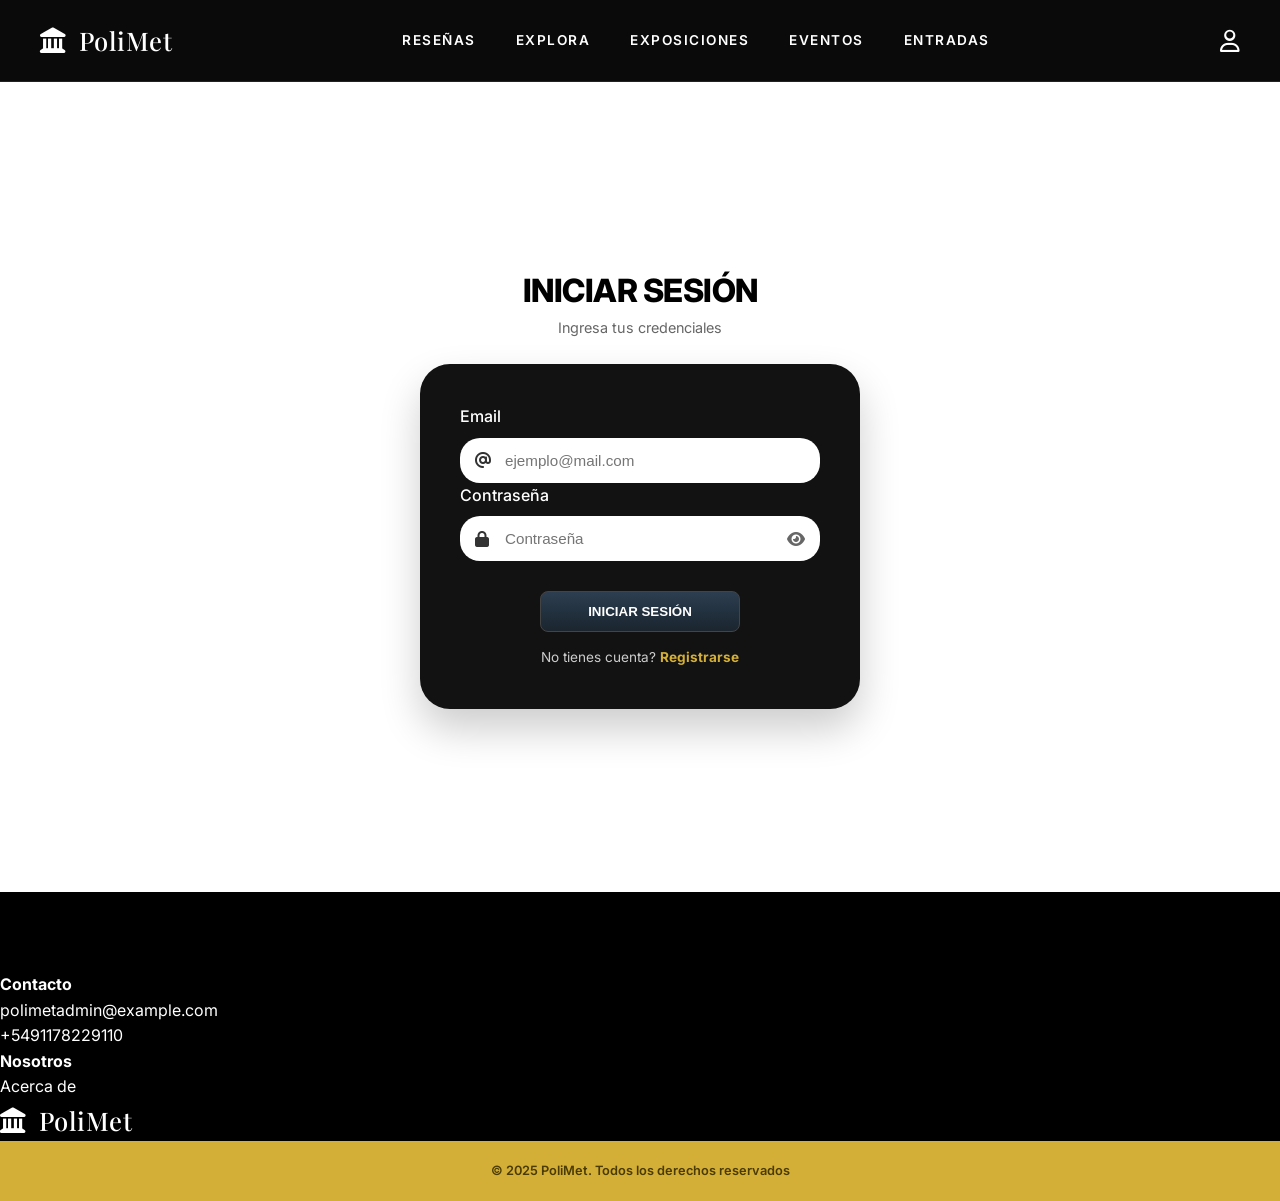
<file: tpIntegrador-Polimet/scaling-barnacle-main/demoTPIntegrador/paginaweb/login.html>
<!DOCTYPE html>
<html lang="es">
<head>
    <meta charset="UTF-8">
    <meta name="viewport" content="width=device-width, initial-scale=1.0">
    <title>PoliMet - Iniciar Sesión</title>
    <link rel="stylesheet" href="https://cdnjs.cloudflare.com/ajax/libs/font-awesome/6.4.0/css/all.min.css">
    <link href="https://fonts.googleapis.com/css2?family=Inter:wght@300;400;500;600&family=Playfair+Display:wght@400;600;700&display=swap" rel="stylesheet">
    <link rel="stylesheet" href="styles.css">
</head>
<body>

    <header>
        <div class="container header-inner">
            <a href="index.html" class="logo"><i class="fa-solid fa-landmark"></i> PoliMet</a>
            <nav class="nav-menu">
                <a href="#">Reseñas</a>
                <a href="obrasyvisitas.html">Explora</a>
                <a href="#">Exposiciones</a>
                <a href="#">Eventos</a>
                <a href="#">Entradas</a>
            </nav>
            <a href="signup.html" class="user-icon"><i class="fa-regular fa-user"></i></a>
        </div>
    </header>

    <section class="signup-section">
        <div class="signup-container">
            <div class="signup-title">
                <h1>INICIAR SESIÓN</h1>
                <p>Ingresa tus credenciales</p>
            </div>

            <form class="signup-card" id="loginForm">
                
                <div class="form-group" id="group-email">
                    <label>Email</label>
                    <div class="input-wrapper">
                        <i class="fa-solid fa-at"></i>
                        <input type="email" id="email" placeholder="ejemplo@mail.com">
                    </div>
                    <small class="error-message" id="email-error">Error en el email</small>
                </div>

                <div class="form-group" id="group-password">
                    <label>Contraseña</label>
                    <div class="input-wrapper">
                        <i class="fa-solid fa-lock"></i>
                        <input type="password" id="password" placeholder="Contraseña">
                        <i class="fa-solid fa-eye" id="togglePassword" style="left: auto; right: 15px; cursor: pointer; color: #666;"></i>
                    </div>
                    <small class="error-message" id="password-error">Error en la contraseña</small>
                </div>

                <div class="form-group" id="group-general-error" style="display: none; margin-top: 15px; background: #c0392b; padding: 10px; border-radius: 4px; color: white;">
                    <small class="error-message" style="display: block; color: white;" id="general-error-message">Credenciales incorrectas.</small>
                </div>


                <button type="submit" class="btn-create">INICIAR SESIÓN</button>
                
                <div class="login-link">
                    No tienes cuenta? <a href="signup.html">Registrarse</a>
                </div>
            </form>
        </div>
    </section>

    <footer>
        <div class="footer-content">
            <div class="footer-col">
                <h4>Contacto</h4>
                <a href="#">polimetadmin@example.com</a>
                <p>+5491178229110</p>
            </div>
            <div class="footer-col">
                <h4>Nosotros</h4>
                <a href="#">Acerca de</a>
            </div>
            <div class="footer-col"><div class="logo"><i class="fa-solid fa-landmark"></i> PoliMet</div></div>
        </div>
        <div class="footer-bottom">© 2025 PoliMet. Todos los derechos reservados</div>
    </footer>

    <script>
        const form = document.getElementById('loginForm');
        const emailInput = document.getElementById('email');
        const passInput = document.getElementById('password');
        const togglePass = document.getElementById('togglePassword');
        const generalErrorDiv = document.getElementById('group-general-error');
        const generalErrorMessage = document.getElementById('general-error-message');

        togglePass.addEventListener('click', function () {
            const type = passInput.getAttribute('type') === 'password' ? 'text' : 'password';
            passInput.setAttribute('type', type);
            this.classList.toggle('fa-eye');
            this.classList.toggle('fa-eye-slash');
        });

        function mostrarError(input, mensaje, isGeneral = false) {
            if (isGeneral) {
                generalErrorMessage.innerText = mensaje;
                generalErrorDiv.style.display = 'block';
            } else {
                const formGroup = input.parentElement.parentElement;
                const small = formGroup.querySelector('.error-message');
                small.innerText = mensaje;
                formGroup.classList.add('error');
            }
        }

        function limpiarError(input, isGeneral = false) {
            if (isGeneral) {
                generalErrorDiv.style.display = 'none';
            } else {
                const formGroup = input.parentElement.parentElement;
                formGroup.classList.remove('error');
            }
        }

        function validarEmail(email) {
            const re = /^[^\s@]+@[^\s@]+\.[^\s@]+$/;
            return re.test(String(email).toLowerCase());
        }

        async function intentarLogin(email, password) {
            limpiarError(null, true);
            
            const URL_BASE = 'http://localhost:8080/api/usuarios/login';
            
            try {
                const response = await fetch(URL_BASE, {
                    method: 'POST',
                    headers: {
                        'Content-Type': 'application/json'
                    },
                    body: JSON.stringify({ email: email, password: password })
                });

                if (response.ok) {
                    const usuario = await response.json();
                    
                    localStorage.setItem('usuarioRegistrado', 'true');
                    localStorage.setItem('idUsuario', usuario.idUsuario);
                    localStorage.setItem('nombreUsuario', usuario.nombre);
                    
                    window.location.href = 'index.html'; 

                } else if (response.status === 401) {
                    mostrarError(null, 'Email o contraseña incorrectos.', true);
                } else {
                    const errorHeader = response.headers.get("Error") || `Error del servidor (${response.status})`;
                    mostrarError(null, errorHeader, true);
                }

            } catch (error) {
                mostrarError(null, 'Error de conexión. Asegúrate que la API esté corriendo.', true);
            }
        }

        form.addEventListener('submit', function(e) {
            e.preventDefault(); 
            
            let esValido = true;
            const email = emailInput.value.trim();
            const password = passInput.value;

            if(email === '') {
                mostrarError(emailInput, 'El email es obligatorio');
                esValido = false;
            } else if (!validarEmail(email)) {
                mostrarError(emailInput, 'Formato de email incorrecto');
                esValido = false;
            } else {
                limpiarError(emailInput);
            }

            if(password.length < 1) {
                mostrarError(passInput, 'La contraseña es obligatoria');
                esValido = false;
            } else {
                limpiarError(passInput);
            }

            if(esValido) {
                intentarLogin(email, password);
            }
        });

        document.addEventListener("DOMContentLoaded", function() {
            const usuarioRegistrado = localStorage.getItem('usuarioRegistrado') === 'true';
            const userIcon = document.querySelector('.user-icon');
            const headerContainer = document.querySelector('.header-inner');

            if (userIcon && usuarioRegistrado) {
                userIcon.classList.add('logged-in');
                userIcon.setAttribute('href', '#');

                const dropdownHTML = `
                    <div class="dropdown-menu" id="userDropdown">
                        <ul>
                            <li><a href="#"><i class="fa-regular fa-user"></i> Perfil</a></li>
                            <li><a href="#"><i class="fa-solid fa-gear"></i> Configuración</a></li>
                            <li><a href="membresias.html"><i class="fa-solid fa-crown"></i> Membresías</a></li>
                            <li><a href="#" id="btnLogout" class="logout-btn"><i class="fa-solid fa-arrow-right-from-bracket"></i> Cerrar sesión</a></li>
                        </ul>
                    </div>
                `;
                headerContainer.insertAdjacentHTML('beforeend', dropdownHTML);

                const dropdown = document.getElementById('userDropdown');
                const btnLogout = document.getElementById('btnLogout');

                userIcon.addEventListener('click', function(e) {
                    e.preventDefault(); e.stopPropagation();
                    dropdown.classList.toggle('active');
                });

                document.addEventListener('click', function(e) {
                    if (!userIcon.contains(e.target) && !dropdown.contains(e.target)) {
                        dropdown.classList.remove('active');
                    }
                });

                btnLogout.addEventListener('click', function(e) {
                    e.preventDefault();
                    localStorage.removeItem('usuarioRegistrado');
                    localStorage.removeItem('idUsuario');
                    localStorage.removeItem('nombreUsuario');
                    window.location.href = 'index.html';
                });
            }
        });
    </script>
</body>
</html>
</file>
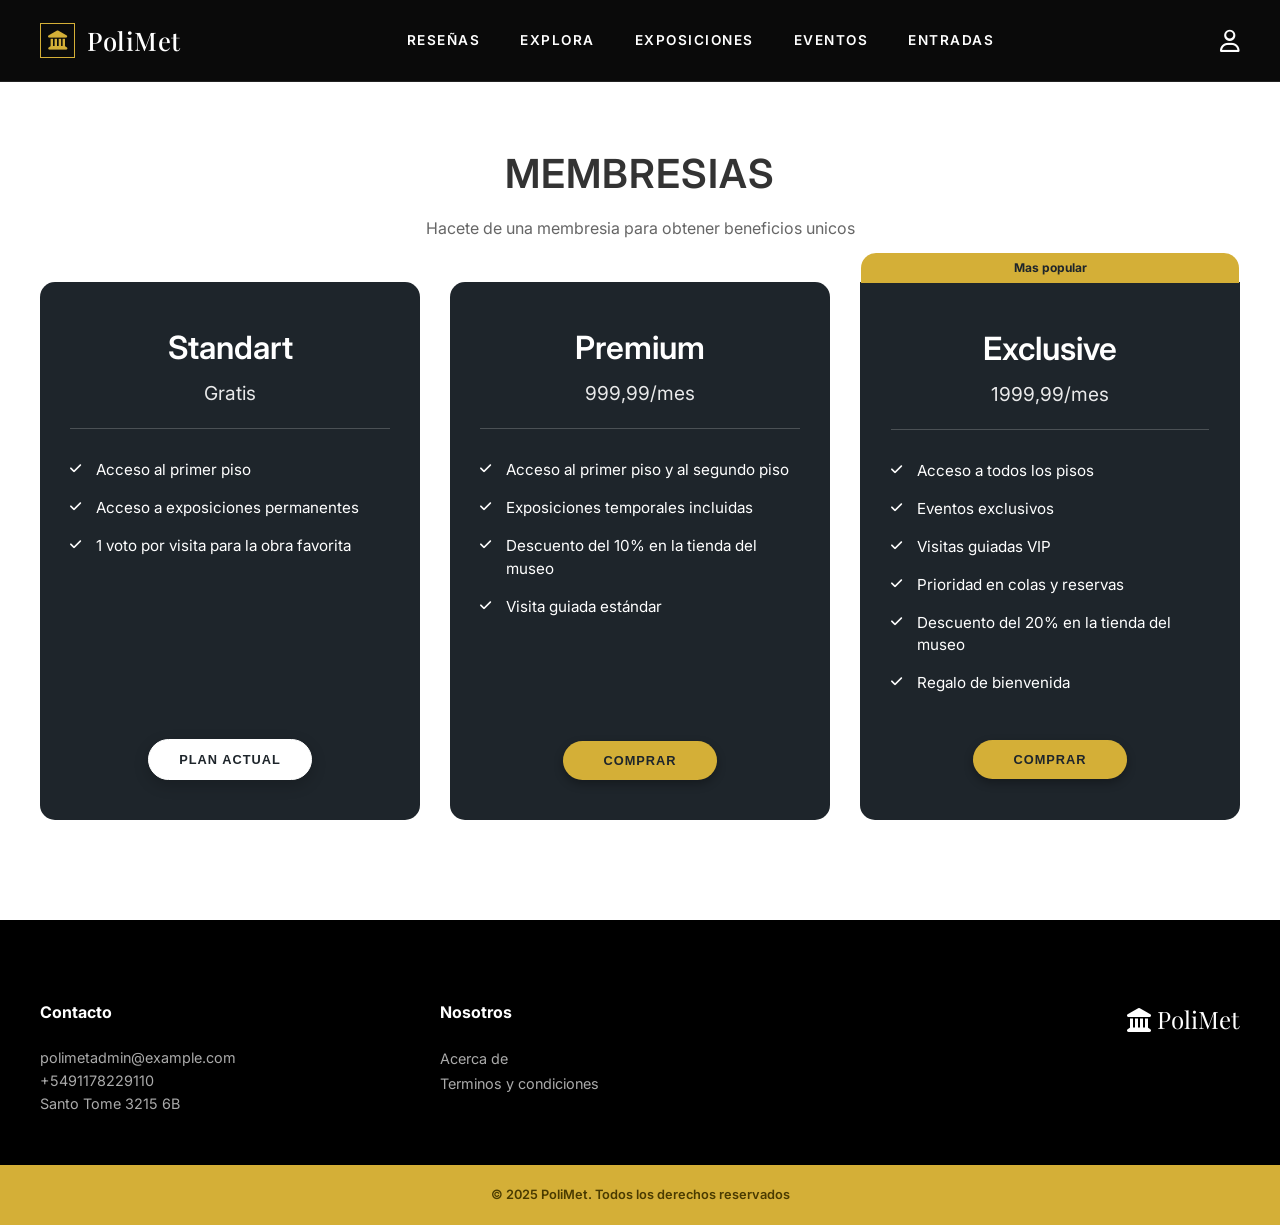
<file: tpIntegrador-Polimet/scaling-barnacle-main/demoTPIntegrador/paginaweb/membresias.html>
<!DOCTYPE html>
<html lang="es">
<head>
    <meta charset="UTF-8">
    <meta name="viewport" content="width=device-width, initial-scale=1.0">
    <title>PoliMet - Membresías</title>
    <link rel="stylesheet" href="https://cdnjs.cloudflare.com/ajax/libs/font-awesome/6.4.0/css/all.min.css">
    <link href="https://fonts.googleapis.com/css2?family=Inter:wght@300;400;500;600;700&family=Playfair+Display:wght@400;600;700&display=swap" rel="stylesheet">
    <link rel="stylesheet" href="styles.css">
</head>
<body>

    <header>
        <div class="container header-inner">
            <a href="index.html" class="logo">
                <div class="logo-icon"><i class="fa-solid fa-landmark"></i></div>
                PoliMet
            </a>
            <nav class="nav-menu">
                <a href="#">Reseñas</a>
                <a href="obrasyvisitas.html">Explora</a>
                <a href="#">Exposiciones</a>
                <a href="#">Eventos</a>
                <a href="#">Entradas</a>
            </nav>
            <a href="signup.html" class="user-icon"><i class="fa-regular fa-user"></i></a>
        </div>
    </header>

    <section class="membresia-header">
        <h1>MEMBRESIAS</h1>
        <p>Hacete de una membresia para obtener beneficios unicos</p>
    </section>

    <section class="container pricing-section">
        
        <div class="pricing-card">
            <div class="card-header">
                <h2>Standart</h2>
                <span class="price">Gratis</span>
            </div>
            <div class="divider"></div>
            <ul class="features-list">
                <li><i class="fa-solid fa-check"></i> Acceso al primer piso</li>
                <li><i class="fa-solid fa-check"></i> Acceso a exposiciones permanentes</li>
                <li><i class="fa-solid fa-check"></i> 1 voto por visita para la obra favorita</li>
            </ul>
            <div class="card-footer">
                <button class="btn-current">PLAN ACTUAL</button>
            </div>
        </div>

        <div class="pricing-card">
            <div class="card-header">
                <h2>Premium</h2>
                <span class="price">999,99/mes</span>
            </div>
            <div class="divider"></div>
            <ul class="features-list">
                <li><i class="fa-solid fa-check"></i> Acceso al primer piso y al segundo piso</li>
                <li><i class="fa-solid fa-check"></i> Exposiciones temporales incluidas</li>
                <li><i class="fa-solid fa-check"></i> Descuento del 10% en la tienda del museo</li>
                <li><i class="fa-solid fa-check"></i> Visita guiada estándar</li>
            </ul>
            <div class="card-footer">
                <button class="btn-buy">COMPRAR</button>
            </div>
        </div>

        <div class="pricing-card exclusive">
            <div class="popular-banner">Mas popular</div>
            <div class="card-header">
                <h2>Exclusive</h2>
                <span class="price">1999,99/mes</span>
            </div>
            <div class="divider"></div>
            <ul class="features-list">
                <li><i class="fa-solid fa-check"></i> Acceso a todos los pisos</li>
                <li><i class="fa-solid fa-check"></i> Eventos exclusivos</li>
                <li><i class="fa-solid fa-check"></i> Visitas guiadas VIP</li>
                <li><i class="fa-solid fa-check"></i> Prioridad en colas y reservas</li>
                <li><i class="fa-solid fa-check"></i> Descuento del 20% en la tienda del museo</li>
                <li><i class="fa-solid fa-check"></i> Regalo de bienvenida</li>
            </ul>
            <div class="card-footer">
                <button class="btn-buy">COMPRAR</button>
            </div>
        </div>

    </section>

    <footer>
        <div class="container" style="display: flex; justify-content: space-between; padding-bottom: 50px;">
            <div style="flex:1">
                <h4 style="margin-bottom:20px;">Contacto</h4>
                <p style="color:#aaa; font-size:0.9rem;">polimetadmin@example.com</p>
                <p style="color:#aaa; font-size:0.9rem;">+5491178229110</p>
                <p style="color:#aaa; font-size:0.9rem;">Santo Tome 3215 6B</p>
            </div>
            <div style="flex:1">
                <h4 style="margin-bottom:20px;">Nosotros</h4>
                <p><a href="#" style="color:#aaa; font-size:0.9rem;">Acerca de</a></p>
                <p><a href="#" style="color:#aaa; font-size:0.9rem;">Terminos y condiciones</a></p>
            </div>
            <div style="flex:1; text-align:right; font-family: 'Playfair Display'; font-size: 1.5rem;">
                <i class="fa-solid fa-landmark"></i> PoliMet
            </div>
        </div>
        <div class="footer-bottom">
            © 2025 PoliMet. Todos los derechos reservados
        </div>
    </footer>

    <script>
        document.addEventListener("DOMContentLoaded", function() {
            const usuarioRegistrado = localStorage.getItem('usuarioRegistrado') === 'true';
            const userIcon = document.querySelector('.user-icon');
            const headerContainer = document.querySelector('.header-inner');

            if (userIcon && usuarioRegistrado) {
                userIcon.classList.add('logged-in');
                userIcon.setAttribute('href', '#');

                const dropdownHTML = `
                    <div class="dropdown-menu" id="userDropdown">
                        <ul>
                            <li><a href="#"><i class="fa-regular fa-user"></i> Perfil</a></li>
                            <li><a href="#"><i class="fa-solid fa-gear"></i> Configuración</a></li>
                            <li><a href="membresias.html"><i class="fa-solid fa-crown"></i> Membresías</a></li>
                            <li><a href="#" id="btnLogout" class="logout-btn"><i class="fa-solid fa-arrow-right-from-bracket"></i> Cerrar sesión</a></li>
                        </ul>
                    </div>
                `;
                headerContainer.insertAdjacentHTML('beforeend', dropdownHTML);

                const dropdown = document.getElementById('userDropdown');
                const btnLogout = document.getElementById('btnLogout');

                userIcon.addEventListener('click', function(e) {
                    e.preventDefault(); e.stopPropagation();
                    dropdown.classList.toggle('active');
                });

                document.addEventListener('click', function(e) {
                    if (!userIcon.contains(e.target) && !dropdown.contains(e.target)) {
                        dropdown.classList.remove('active');
                    }
                });

                btnLogout.addEventListener('click', function(e) {
                    e.preventDefault();
                    localStorage.removeItem('usuarioRegistrado');
                    window.location.href = 'index.html';
                });
            }
        });
    </script>
</body>
</html>
</file>
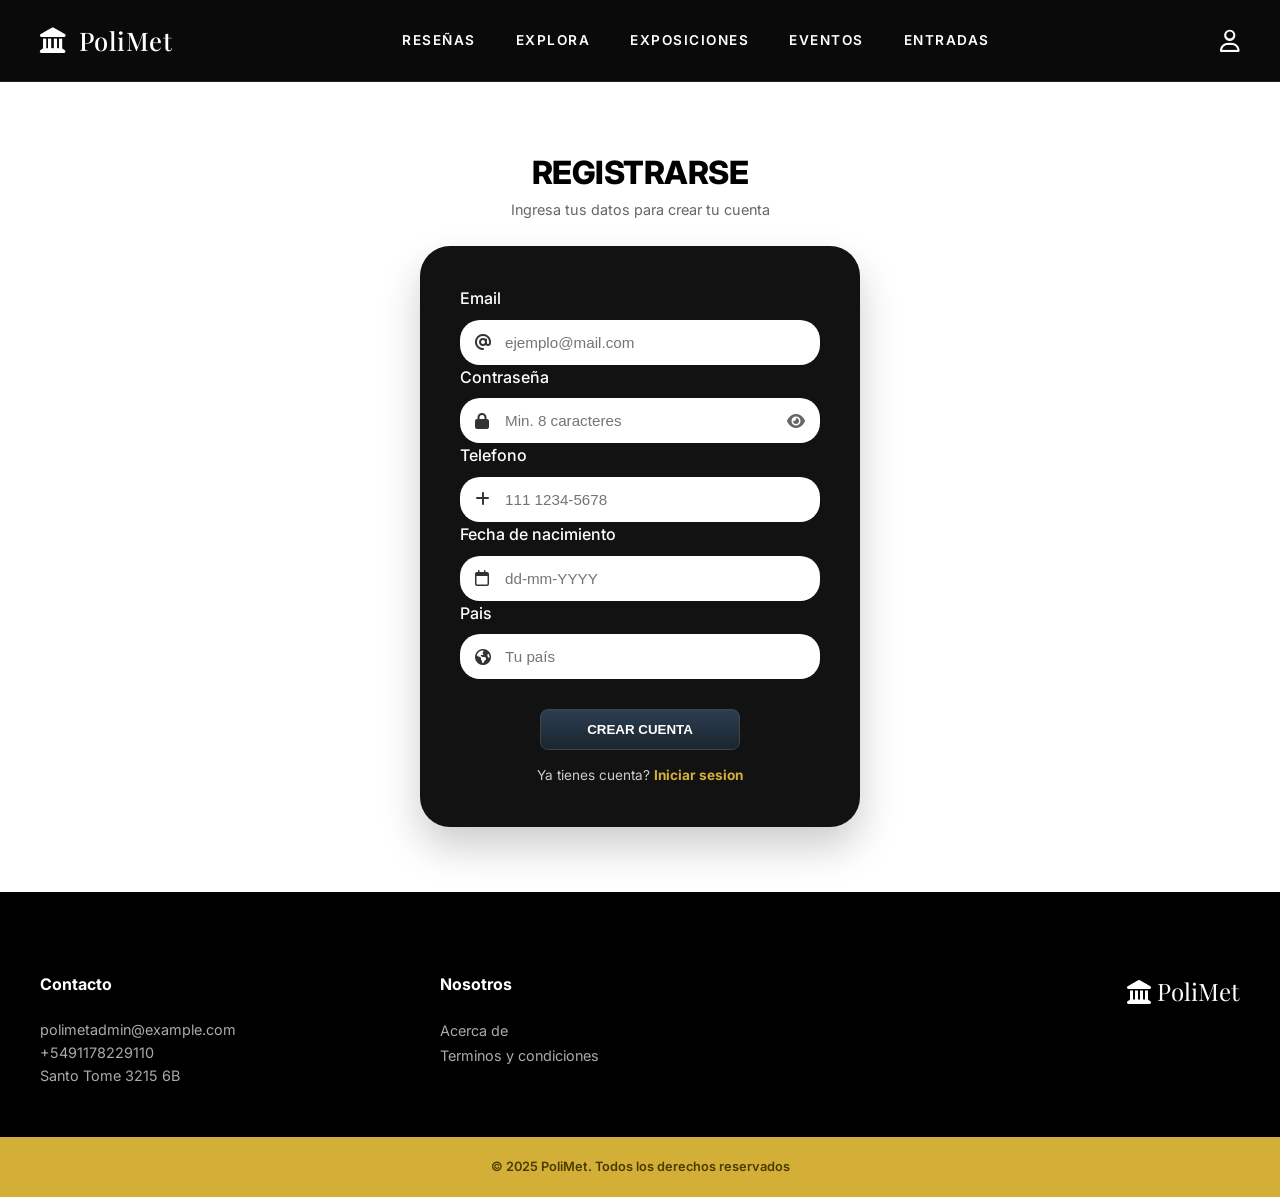
<file: tpIntegrador-Polimet/scaling-barnacle-main/demoTPIntegrador/paginaweb/signup.html>
<!DOCTYPE html>
<html lang="es">
<head>
    <meta charset="UTF-8">
    <meta name="viewport" content="width=device-width, initial-scale=1.0">
    <title>PoliMet - Registro</title>
    <link rel="stylesheet" href="https://cdnjs.cloudflare.com/ajax/libs/font-awesome/6.4.0/css/all.min.css">
    <link href="https://fonts.googleapis.com/css2?family=Inter:wght@300;400;500;600&family=Playfair+Display:wght@400;600;700&display=swap" rel="stylesheet">
    <link rel="stylesheet" href="styles.css">
</head>
<body>

    <header>
        <div class="container header-inner">
            <a href="index.html" class="logo"><i class="fa-solid fa-landmark"></i> PoliMet</a>
            <nav class="nav-menu">
                <a href="#">Reseñas</a>
                <a href="obrasyvisitas.html">Explora</a>
                <a href="#">Exposiciones</a>
                <a href="#">Eventos</a>
                <a href="#">Entradas</a>
            </nav>
            <a href="signup.html" class="user-icon"><i class="fa-regular fa-user"></i></a>
        </div>
    </header>

    <section class="signup-section">
        <div class="signup-container">
            <div class="signup-title">
                <h1>REGISTRARSE</h1>
                <p>Ingresa tus datos para crear tu cuenta</p>
            </div>

            <form class="signup-card" id="registroForm">
                
                <div class="form-group" id="group-email">
                    <label>Email</label>
                    <div class="input-wrapper">
                        <i class="fa-solid fa-at"></i>
                        <input type="email" id="email" placeholder="ejemplo@mail.com">
                    </div>
                    <small class="error-message">Error en el email</small>
                </div>

                <div class="form-group" id="group-password">
                    <label>Contraseña</label>
                    <div class="input-wrapper">
                        <i class="fa-solid fa-lock"></i>
                        <input type="password" id="password" placeholder="Min. 8 caracteres">
                        <i class="fa-solid fa-eye" id="togglePassword" style="left: auto; right: 15px; cursor: pointer; color: #666;"></i>
                    </div>
                    <small class="error-message">Error en la contraseña</small>
                </div>

                <div class="form-group" id="group-telefono">
                    <label>Telefono</label>
                    <div class="input-wrapper">
                        <i class="fa-solid fa-plus"></i>
                        <input type="tel" id="telefono" placeholder="111 1234-5678" maxlength="13">
                    </div>
                    <small class="error-message">Error en el teléfono</small>
                </div>

                <div class="form-group" id="group-fecha">
                    <label>Fecha de nacimiento</label>
                    <div class="input-wrapper">
                        <i class="fa-regular fa-calendar"></i>
                        <input type="text" id="fechaNacimiento" placeholder="dd-mm-YYYY" maxlength="10">
                    </div>
                    <small class="error-message">Error en la fecha</small>
                </div>

                <div class="form-group" id="group-pais">
                    <label>Pais</label>
                    <div class="input-wrapper">
                        <!-- Icono de globo terráqueo opcional, o padding -->
                        <i class="fa-solid fa-earth-americas"></i>
                        <input type="text" id="pais" placeholder="Tu país" maxlength="20">
                    </div>
                    <small class="error-message">Error en el país</small>
                </div>

                <button type="submit" class="btn-create">CREAR CUENTA</button>
                
                <div class="login-link">
                    Ya tienes cuenta? <a href="login.html">Iniciar sesion</a>
                </div>
            
            </form>
        </div>
    </section>

    <footer>
        <div class="container" style="display: flex; justify-content: space-between; padding-bottom: 50px;">
            <div style="flex:1">
                <h4 style="margin-bottom:20px;">Contacto</h4>
                <p style="color:#aaa; font-size:0.9rem;">polimetadmin@example.com</p>
                <p style="color:#aaa; font-size:0.9rem;">+5491178229110</p>
                <p style="color:#aaa; font-size:0.9rem;">Santo Tome 3215 6B</p>
            </div>
            <div style="flex:1">
                <h4 style="margin-bottom:20px;">Nosotros</h4>
                <p><a href="#" style="color:#aaa; font-size:0.9rem;">Acerca de</a></p>
                <p><a href="#" style="color:#aaa; font-size:0.9rem;">Terminos y condiciones</a></p>
            </div>
            <div style="flex:1; text-align:right; font-family: 'Playfair Display'; font-size: 1.5rem;">
                <i class="fa-solid fa-landmark"></i> PoliMet
            </div>
        </div>
        <div class="footer-bottom">
            © 2025 PoliMet. Todos los derechos reservados
        </div>
    </footer>

    <script>
        const BASE_URL = 'http://localhost:8080';
        const form = document.getElementById('registroForm');
        const emailInput = document.getElementById('email');
        const passInput = document.getElementById('password');
        const togglePass = document.getElementById('togglePassword');
        const telInput = document.getElementById('telefono');
        const fechaInput = document.getElementById('fechaNacimiento');
        const paisInput = document.getElementById('pais');
        
        async function registrarUsuario(usuarioData) {
            try {
                const response = await fetch(`${BASE_URL}/api/usuarios`, {
                    method: 'POST',
                    headers: {
                        'Content-Type': 'application/json',
                    },
                    body: JSON.stringify(usuarioData),
                });

                if (!response.ok) {
                    const errorText = await response.text();
                    throw new Error(`Registro fallido.`);
                }

                const usuarioRegistrado = await response.json();

                localStorage.setItem('usuarioRegistrado', 'true');
                localStorage.setItem('idUsuario', usuarioRegistrado.idUsuario);
                window.location.href = 'index.html';

            } catch (error) {
                console.error("Error en el registro:", error.message);
                alert("Error al crear la cuenta. Verifique que el email no esté ya registrado.");
            }
        }

        telInput.addEventListener('input', function(e) {
            let valor = this.value.replace(/\D/g, ''); 
            if (valor.length > 11) valor = valor.substring(0, 11);
            
            if (valor.length > 7) {
                this.value = valor.slice(0, 3) + ' ' + valor.slice(3, 7) + '-' + valor.slice(7);
            } else if (valor.length > 3) {
                this.value = valor.slice(0, 3) + ' ' + valor.slice(3);
            } else {
                this.value = valor;
            }
        });

        fechaInput.addEventListener('input', function(e) {
            let valor = this.value.replace(/\D/g, '');
            if (valor.length > 8) valor = valor.substring(0, 8);
            if (valor.length > 4) {
                this.value = valor.slice(0, 2) + '-' + valor.slice(2, 4) + '-' + valor.slice(4);
            } else if (valor.length > 2) {
                this.value = valor.slice(0, 2) + '-' + valor.slice(2);
            } else {
                this.value = valor;
            }
        });

        paisInput.addEventListener('input', function(e) {
            this.value = this.value.replace(/[^a-zA-Z\s]/g, '');
        });

        togglePass.addEventListener('click', function () {
            const type = passInput.getAttribute('type') === 'password' ? 'text' : 'password';
            passInput.setAttribute('type', type);
            this.classList.toggle('fa-eye');
            this.classList.toggle('fa-eye-slash');
        });

        function mostrarError(input, mensaje) {
            const formGroup = input.parentElement.parentElement; 
            const small = formGroup.querySelector('.error-message');
            small.innerText = mensaje;
            formGroup.classList.add('error');
        }

        function limpiarError(input) {
            const formGroup = input.parentElement.parentElement;
            formGroup.classList.remove('error');
        }

        function validarEmail(email) {
            const re = /^[^\s@]+@[^\s@]+\.[^\s@]+$/;
            return re.test(String(email).toLowerCase());
        }

        form.addEventListener('submit', function(e) {
            e.preventDefault(); 
            
            let esValido = true;

            if(emailInput.value.trim() === '') {
                mostrarError(emailInput, 'El email es obligatorio');
                esValido = false;
            } else if (!validarEmail(emailInput.value)) {
                mostrarError(emailInput, 'Formato de email incorrecto');
                esValido = false;
            } else {
                limpiarError(emailInput);
            }

            if(passInput.value.length < 8) {
                mostrarError(passInput, 'La contraseña debe tener al menos 8 caracteres');
                esValido = false;
            } else {
                limpiarError(passInput);
            }

            if(telInput.value.length < 13) {
                mostrarError(telInput, 'Complete el teléfono (cód + número)');
                esValido = false;
            } else {
                limpiarError(telInput);
            }

            if(paisInput.value.trim() === '') {
                mostrarError(paisInput, 'El país es obligatorio');
                esValido = false;
            } else if (paisInput.value.length > 20) {
                mostrarError(paisInput, 'Máximo 20 caracteres');
                esValido = false;
            } else {
                limpiarError(paisInput);
            }

            const fechaStr = fechaInput.value;
            let anio, mes, dia;
            if(fechaStr.length !== 10) {
                mostrarError(fechaInput, 'Complete la fecha dd-mm-YYYY');
                esValido = false;
            } else {
                [dia, mes, anio] = fechaStr.split('-').map(Number);
                const fechaObj = new Date(anio, mes - 1, dia); 

                if (anio < 1900) {
                    mostrarError(fechaInput, 'El año no puede ser menor a 1900');
                    esValido = false;
                } else if (mes < 1 || mes > 12) {
                    mostrarError(fechaInput, 'Mes incorrecto (1-12)');
                    esValido = false;
                } else if (
                    fechaObj.getFullYear() !== anio ||
                    fechaObj.getMonth() !== mes - 1 ||
                    fechaObj.getDate() !== dia
                ) {
                    mostrarError(fechaInput, 'Día inválido para ese mes');
                    esValido = false;
                } else {
                    limpiarError(fechaInput);
                }
            }


            if(esValido) {
                const email = emailInput.value.trim();
                const telefonoLimpio = telInput.value.replace(/\D/g, '');

                const usuario = {
                    nombre: email.split('@')[0].substring(0, 15), 
                    email: email,
                    password: passInput.value,
                    pais: paisInput.value.trim(),
                    telefono: Number(telefonoLimpio),
                    fechaNacimiento: `${anio}-${mes < 10 ? '0' + mes : mes}-${dia < 10 ? '0' + dia : dia}`,
                };

                registrarUsuario(usuario);
            }
            btnLogout.addEventListener('click', function(e) {
                e.preventDefault();
                localStorage.removeItem('usuarioRegistrado');
                localStorage.removeItem('idUsuario');
                localStorage.removeItem('nombreUsuario'); 
                window.location.reload();
            });
        });
    </script>
</body>
</html>
</file>
<file: tpIntegrador-Polimet/scaling-barnacle-main/demoTPIntegrador/paginaweb/styles.css>
:root {
    --color-dark: #0a0a0a;           /* Negro puro */
    --color-bg-dark: #1E252B;        /* El fondo azul oscuro de "Experiencia" */
    --color-gold: #D4AF37;           /* El dorado de los detalles */
    --color-white: #ffffff;
    --color-text-gray: #9CA3AF;
    
    /* Tipografías */
    --font-serif: 'Playfair Display', serif; /* Para títulos elegantes */
    --font-sans: 'Inter', sans-serif;        /* Para textos modernos */
}

* { margin: 0; padding: 0; box-sizing: border-box; }

body {
    font-family: var(--font-sans);
    background-color: #fff;
    color: #333;
    line-height: 1.6;
}

a { text-decoration: none; color: inherit; transition: 0.3s; }
ul { list-style: none; }
img { max-width: 100%; display: block; }

/* Utilitarios */
.container { max-width: 1240px; margin: 0 auto; padding: 0 20px; }
.text-serif { font-family: var(--font-serif); }

/* Botones */
.btn-dark {
    background-color: #2c3e50; /* Tono oscuro azulado */
    color: white;
    padding: 12px 32px;
    border-radius: 4px; /* Bordes menos redondeados segun figma */
    font-weight: 600;
    font-size: 0.9rem;
    border: none;
    cursor: pointer;
    text-transform: uppercase;
    letter-spacing: 1px;
}
.btn-dark:hover { background-color: #1a252f; }

header {
    background-color: var(--color-dark);
    color: var(--color-white);
    padding: 20px 0;
    border-bottom: 1px solid #222;
}

.header-inner {
    display: flex;
    justify-content: space-between;
    align-items: center;
    position: relative; /* Para el menú desplegable */
}

.logo {
    display: flex;
    align-items: center;
    gap: 12px;
    font-size: 1.6rem;
    font-weight: 500;
    font-family: var(--font-serif);
    letter-spacing: 0.5px;
}

/* Icono del logo (simulación) */
.logo-icon {
    width: 35px; height: 35px;
    border: 1px solid var(--color-gold);
    display: flex; align-items: center; justify-content: center;
    font-size: 1.2rem; color: var(--color-gold);
}

.nav-menu {
    display: flex;
    gap: 40px;
    font-size: 0.85rem;
    font-weight: 600;
    text-transform: uppercase;
    letter-spacing: 1.5px;
}
.nav-menu a:hover { color: var(--color-gold); }

/* Icono Usuario */
.user-icon { font-size: 1.4rem; cursor: pointer; color: #fff; }

/* Tick verde/blanco minimalista (del paso anterior) */
.user-icon.logged-in { display: flex; align-items: center; gap: 10px; }
.user-icon.logged-in::after {
    content: '\f00c'; font-family: "Font Awesome 6 Free"; font-weight: 900;
    font-size: 0.8rem; color: #ffffff; background: transparent;
}

/* Menú Desplegable */
.dropdown-menu {
    position: absolute; top: 50px; right: 0;
    background-color: #fff; width: 220px;
    border-radius: 4px; box-shadow: 0 10px 30px rgba(0,0,0,0.3);
    opacity: 0; visibility: hidden; transform: translateY(-10px);
    transition: all 0.2s ease; z-index: 1000;
}
.dropdown-menu.active { opacity: 1; visibility: visible; transform: translateY(0); }
.dropdown-menu ul li a {
    display: block; padding: 15px 20px; color: #333;
    font-size: 0.9rem; border-bottom: 1px solid #f5f5f5;
}
.dropdown-menu ul li a:hover { background-color: #f9f9f9; color: var(--color-gold); }

/* =========================================
   PAGINA: INICIO (INDEX)
   ========================================= */
.hero-home {
    /* La imagen se pone inline en el HTML */
    background-size: cover;
    background-position: center 30%;
    height: 85vh; /* Altura grande como el figma */
    display: flex;
    align-items: center;
    position: relative;
}

.hero-overlay {
    position: absolute; top: 0; left: 0; right: 0; bottom: 0;
    background: rgba(0,0,0,0.3); /* Oscurecer un poco la foto */
}

.hero-content {
    position: relative; z-index: 2;
    color: white;
    padding-left: 5%;
    max-width: 650px;
}
.hero-content h1 {
    font-family: var(--font-serif);
    font-size: 4.5rem; /* Título muy grande */
    line-height: 1.1;
    margin-bottom: 20px;
    font-weight: 400;
}
.hero-content p {
    font-size: 1.4rem;
    font-weight: 300;
    line-height: 1.4;
    opacity: 0.9;
}

/* Caja Flotante Derecha (Bienvenidos...) */
.hero-card-float {
    position: absolute;
    bottom: 0; right: 0;
    width: 420px;
    background-color: rgba(16, 16, 16, 0.92); /* Casi negro, semi transp */
    padding: 40px;
    color: white;
    z-index: 3;
}
.hero-card-float h3 {
    font-size: 1.2rem; margin-bottom: 10px; font-weight: 600;
}
.hero-card-float .horarios {
    font-size: 0.85rem; color: #bbb; margin-bottom: 25px; line-height: 1.6;
}
.btn-hero {
    display: flex; align-items: center; gap: 10px;
    background: rgba(255,255,255,0.1);
    border: 1px solid rgba(255,255,255,0.2);
    color: white; padding: 10px 15px;
    font-size: 0.8rem; margin-bottom: 10px;
    border-radius: 30px; /* Botones redondos */
    transition: 0.3s; cursor: pointer; text-decoration: none;
}
.btn-hero:hover { background: rgba(255,255,255,0.2); }

/* Sección: Lo más destacado */
.section-title-box { padding: 60px 0; }
.section-title-box h2 {
    font-family: var(--font-sans);
    font-size: 2.5rem;
    font-weight: 700;
    color: #000;
}

/* Sección: Experiencia Oscura */
.dark-section {
    background-color: var(--color-bg-dark); /* Gris azulado */
    color: white;
    padding: 100px 0;
    text-align: center;
}
.dark-lead {
    font-size: 1.8rem;
    font-weight: 300;
    max-width: 900px;
    margin: 0 auto 80px auto;
    line-height: 1.4;
}

.gallery-grid {
    display: grid;
    grid-template-columns: repeat(auto-fit, minmax(300px, 1fr));
    gap: 20px;
}
.gallery-item {
    position: relative;
    height: 400px; /* Fotos altas */
    overflow: hidden;
}
.gallery-item img {
    width: 100%; height: 100%; object-fit: cover;
    transition: transform 0.6s;
}
.gallery-item:hover img { transform: scale(1.05); }
.gallery-label {
    position: absolute; bottom: 30px; left: 0; right: 0;
    text-align: center;
    text-transform: uppercase;
    letter-spacing: 2px;
    font-weight: 600;
    text-shadow: 0 2px 10px rgba(0,0,0,0.8);
    border-bottom: 1px solid rgba(255,255,255,0.5);
    width: fit-content; margin: 0 auto;
    padding-bottom: 5px;
}

/* Sección: Membresías */
.membership-section {
    padding: 100px 0;
    text-align: center;
    background: #fff;
}
.membership-section h2 { font-size: 2.2rem; margin-bottom: 20px; color: #000; font-weight: 700; line-height: 1.2; }
.membership-section p { color: #555; max-width: 700px; margin: 0 auto 60px auto; }

.stamps-row {
    display: flex; justify-content: center; gap: 60px; margin-bottom: 60px;
    align-items: center; flex-wrap: wrap;
}
.stamp-img {
    width: 180px; height: 180px;
    object-fit: contain; /* Para que el PNG del sello no se deforme */
    opacity: 0.9;
    transition: transform 0.3s;
}
.stamp-img:hover { transform: rotate(10deg) scale(1.1); }

/* Sección: Reseñas */
.reviews-section {
    padding: 80px 0 120px 0;
    display: flex; align-items: center; justify-content: space-between;
    gap: 80px;
}
.review-content { flex: 1; }
.review-content h2 { font-size: 2.5rem; line-height: 1.2; margin-bottom: 30px; font-weight: 600; }
.review-content p { color: #444; margin-bottom: 30px; font-size: 1.1rem; }

.review-card {
    flex: 0 0 350px;
    text-align: left;
}
.review-card img { width: 100%; border-radius: 4px; box-shadow: 0 20px 40px rgba(0,0,0,0.2); }
.review-card h3 { margin-top: 15px; font-family: var(--font-serif); font-size: 1.4rem; }
.stars { color: var(--color-gold); margin: 10px 0; font-size: 0.9rem; }

/* =========================================
   PAGINA: OBRAS (EXPLORA)
   ========================================= */
.hero-obras {
    /* Imagen inline */
    height: 60vh;
    background-size: cover;
    background-position: center;
    display: flex; align-items: center; justify-content: center;
    position: relative;
}
.hero-obras h1 {
    position: relative; z-index: 2;
    color: white; font-family: var(--font-serif);
    font-size: 3.5rem; text-align: center; max-width: 900px;
    text-shadow: 0 2px 20px rgba(0,0,0,0.5);
}

.modalidad-grid {
    display: grid;
    grid-template-columns: 300px 1fr 1fr; /* Texto izquierda, 2 fotos derecha */
    gap: 30px;
    padding: 100px 0;
    align-items: flex-start;
}
.modalidad-text h2 { font-size: 2rem; margin-bottom: 20px; text-transform: uppercase; letter-spacing: 1px; }
.modalidad-card { position: relative; height: 500px; }
.modalidad-card img { width: 100%; height: 100%; object-fit: cover; }
.modalidad-label {
    position: absolute; bottom: 40px; left: 0; right: 0;
    text-align: center; color: white; font-weight: 600; letter-spacing: 1px;
}

/* Sección: Mas Populares */
.popular-list { padding-bottom: 100px; max-width: 1000px; margin: 0 auto; }
.popular-header { margin-bottom: 40px; }
.popular-header h2 { font-size: 2rem; margin-bottom: 10px; }
.divider-line { width: 100%; height: 2px; background: #000; }

.popular-item {
    display: flex; gap: 40px; margin-bottom: 80px;
}
.popular-item img {
    width: 320px; height: 400px; object-fit: cover;
    box-shadow: 10px 10px 30px rgba(0,0,0,0.15);
}
.popular-info { padding-top: 20px; }
.popular-info h3 { font-size: 1.8rem; margin-bottom: 5px; font-weight: 600; }
.popular-info .author { display: block; font-weight: 500; margin-bottom: 25px; color: #555; }
.popular-info p { font-size: 1rem; color: #444; line-height: 1.7; }

/* Footer */
footer { background-color: #000; color: #fff; padding-top: 80px; }
.footer-bottom {
    background-color: var(--color-gold); /* La franja dorada abajo */
    color: #4a3b00; padding: 20px; text-align: center; font-weight: 600; font-size: 0.8rem;
}

/* Estilos de errores form (para mantener signup funcionando) */
.form-group.error input { border: 1px solid #ef4444; }
.error-message { color: #ef4444; font-size: 0.8rem; display: none; }
.form-group.error .error-message { display: block; }

/* Restauracion de estilos especificos para Signup */
.signup-section {
    background-color: #fff;
    min-height: 90vh;
    display: flex;
    align-items: center;
    justify-content: center;
}

.signup-container {
    width: 100%;
    max-width: 480px;
    padding: 20px;
}

.signup-title { text-align: center; margin-bottom: 25px; }
.signup-title h1 { font-size: 2rem; font-weight: 800; letter-spacing: -0.5px; color: #000; font-family: var(--font-sans); }
.signup-title p { color: #666; font-size: 0.9rem; }

.signup-card {
    background-color: #121212; /* Fondo negro */
    padding: 40px;
    border-radius: 30px; /* Bordes muy redondeados */
    color: white;
    box-shadow: 0 20px 40px rgba(0,0,0,0.2);
}

.signup-card .form-group label { color: white; margin-bottom: 8px; display: block; font-weight: 500; }

.signup-card .input-wrapper { position: relative; }

.signup-card input {
    width: 100%;
    padding: 12px 12px 12px 45px; /* Espacio para icono */
    border-radius: 20px;
    border: none;
    background-color: #fff;
    color: #333;
    outline: none;
    font-size: 0.95rem;
    height: 45px;
}

/* Iconos dentro de los inputs (gris oscuro) */
.signup-card .input-wrapper i {
    position: absolute;
    left: 15px;
    top: 50%;
    transform: translateY(-50%);
    color: #333;
    z-index: 10;
    font-size: 1rem;
}

.btn-create {
    width: auto;
    min-width: 200px;
    margin: 30px auto 10px auto;
    display: block;
    background: linear-gradient(to bottom, #2c3e50, #1a252f);
    border: 1px solid #444;
    border-radius: 8px;
    padding: 12px;
    color: white;
    font-weight: 700;
    cursor: pointer;
}

.login-link { text-align: center; margin-top: 15px; font-size: 0.85rem; color: #ccc; }
.login-link a { color: var(--color-gold); font-weight: 700; }

/* Estilos Pagina Membresias */
.membresia-header {
    text-align: center;
    padding: 60px 20px 40px 20px;
}
.membresia-header h1 {
    font-family: var(--font-sans);
    font-size: 2.5rem;
    font-weight: 600;
    letter-spacing: 1px;
    margin-bottom: 10px;
    text-transform: uppercase;
}
.membresia-header p { color: #666; font-size: 1rem; }

.pricing-section {
    display: grid;
    grid-template-columns: repeat(auto-fit, minmax(300px, 1fr));
    gap: 30px;
    padding-bottom: 100px;
    align-items: stretch; /* Para que tengan la misma altura */
}

.pricing-card {
    background-color: #1e252b; /* El azul oscuro de tu diseño */
    color: white;
    border-radius: 15px;
    padding: 40px 30px;
    display: flex;
    flex-direction: column;
    position: relative;
    transition: transform 0.3s;
}

.pricing-card:hover { transform: translateY(-5px); }

/* Encabezado de la tarjeta */
.card-header { text-align: center; margin-bottom: 20px; }
.card-header h2 { font-size: 2rem; font-weight: 600; margin-bottom: 5px; }
.card-header .price { font-size: 1.2rem; font-weight: 400; opacity: 0.9; }

/* Linea divisoria fina */
.pricing-card .divider {
    height: 1px;
    background-color: rgba(255,255,255,0.2);
    width: 100%;
    margin-bottom: 30px;
}

.pricing-card.exclusive {
    border-top-left-radius: 0;
    border-top-right-radius: 0;
    position: relative; /* Necesario para que la franja se posicione bien */
    margin-top: 0;
    border: 1px solid transparent; /* Evita bordes raros */
}

/* Lista de beneficios */
.features-list { flex: 1;
    margin-bottom: 30px; }
.features-list li {
    display: flex;
    align-items: flex-start;
    gap: 15px;
    margin-bottom: 15px;
    font-size: 0.95rem;
    line-height: 1.5;
}
.features-list li i {
    color: #fff; /* Tilde blanca */
    margin-top: 4px;
    font-size: 0.8rem;
}

/* Botones de las tarjetas */
.card-footer { text-align: center; }

.btn-outline-card {
    background: transparent;
    border: 1px solid rgba(255,255,255,0.5);
    color: white;
    padding: 10px 30px;
    border-radius: 30px;
    cursor: pointer;
    transition: 0.3s;
    text-transform: uppercase;
    font-size: 0.8rem;
    letter-spacing: 1px;
}
.btn-outline-card:hover { border-color: white; background: rgba(255,255,255,0.1); }

.btn-outline-card {
    background: transparent;
    border: 1px solid rgba(255,255,255,0.5);
    color: white;
    padding: 10px 30px;
    border-radius: 30px;
    cursor: pointer;
    transition: all 0.3s ease; /* Transición suave */
    text-transform: uppercase;
    font-size: 0.8rem;
    letter-spacing: 1px;
    font-weight: 600;
}

.btn-outline-card:hover {
    background-color: var(--color-gold); /* Fondo Dorado */
    border-color: var(--color-gold);     /* Borde Dorado */
    color: #1e252b;                      /* Texto Oscuro (para leerse bien) */
    transform: translateY(-3px);         /* Se levanta un poquito */
    box-shadow: 0 5px 15px rgba(212, 175, 55, 0.4); /* Sombra brillante dorada */
}

/* 2. Botón Relleno (Exclusive) */
.btn-gold-card {
    background-color: var(--color-gold);
    border: none;
    color: #1e252b; /* Texto oscuro */
    padding: 12px 40px;
    border-radius: 30px;
    font-weight: 700;
    cursor: pointer;
    text-transform: uppercase;
    font-size: 0.8rem;
    letter-spacing: 1px;
    transition: all 0.3s ease;
    box-shadow: 0 4px 15px rgba(212, 175, 55, 0.4);
}

.btn-gold-card:hover {
    background-color: #ebd174;   /* Un dorado más brillante */
    color: #000;                 /* Texto negro puro */
    transform: scale(1.05);      /* Crece un 5% */
    box-shadow: 0 0 25px rgba(212, 175, 55, 0.7); /* Mucho brillo */
}

.btn-current {
    background-color: #ffffff;
    border: 1px solid #ffffff;
    color: #1e252b; /* Texto oscuro para contraste */
    padding: 12px 30px;
    border-radius: 30px;
    font-weight: 700;
    cursor: default; /* Cursor normal porque ya lo tenés */
    text-transform: uppercase;
    font-size: 0.8rem;
    letter-spacing: 1px;
    box-shadow: 0 5px 15px rgba(0, 0, 0, 0.2);
    transition: all 0.3s ease;
}

.btn-current:hover {
    background-color: #f0f0f0; /* Un gris muy clarito */
    transform: translateY(-2px);
    box-shadow: 0 8px 20px rgba(255, 255, 255, 0.15);
}

.btn-buy {
    background-color: var(--color-gold);
    border: none;
    color: #1e252b; /* Texto oscuro */
    padding: 12px 40px;
    border-radius: 30px;
    font-weight: 700;
    cursor: pointer;
    text-transform: uppercase;
    font-size: 0.8rem;
    letter-spacing: 1px;
    transition: all 0.3s ease;
    box-shadow: 0 4px 10px rgba(0, 0, 0, 0.3);
}
 
.btn-buy:hover {
    background-color: #ebd174;   /* Dorado más claro */
    color: #000;                 /* Negro puro */
    transform: scale(1.05);      /* Crece un poco */
    box-shadow: 0 0 25px rgba(212, 175, 55, 0.6); /* Resplandor dorado */
}

.popular-banner {
    position: absolute;
    top: -30px; /* La subimos exactamente su altura */
    left: 0;
    right: 0;
    height: 30px;
    background-color: var(--color-gold);
    color: #1e252b; /* Texto oscuro */
    font-size: 0.75rem;
    font-weight: 700;
    display: flex;
    align-items: center;
    justify-content: center;
    border-top-left-radius: 15px;
    border-top-right-radius: 15px;
    z-index: 1;
}
</file>
